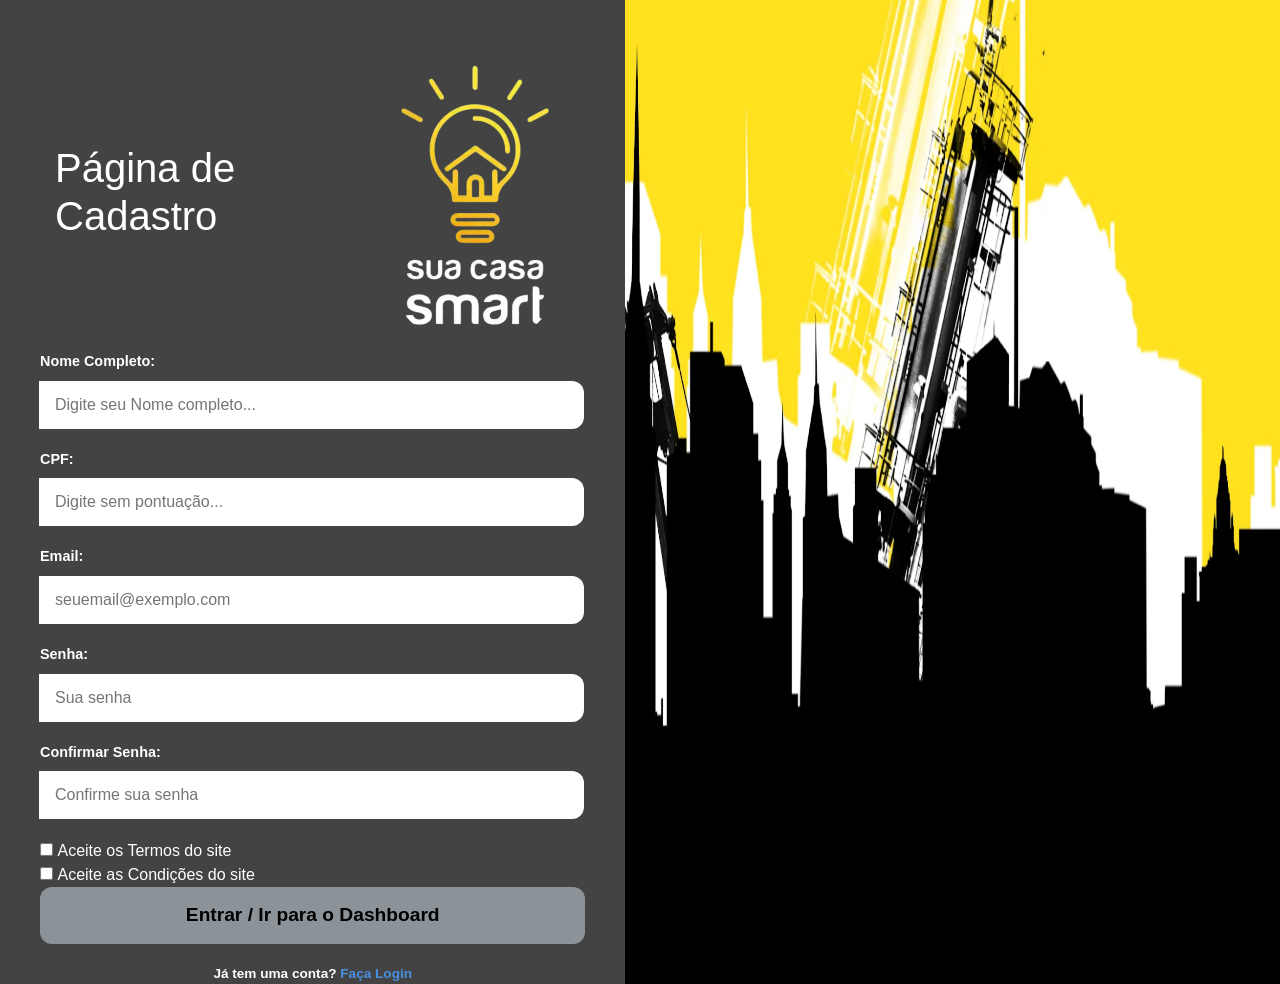
<file: index.html>
<!DOCTYPE html>
<html lang="pt-br">
<head>
    <meta charset="UTF-8">
    <meta name="viewport" content="width=device-width, initial-scale=1.0">
    <title>Smart Control Da Silva</title>
    
    <link href="https://cdn.jsdelivr.net/npm/bootstrap@5.3.0/dist/css/bootstrap.min.css" rel="stylesheet">
    <link rel="stylesheet" href="https://cdn.jsdelivr.net/npm/bootstrap-icons@1.10.5/font/bootstrap-icons.css">
    <link rel="stylesheet" href="assets/css/style.css">
</head>
<body>
    <div class="index-container">

        <div class="index-left">
            <div class="index-header">
                <i class="fa-solid fa-lock lock-icon"></i>
                <h1>Página de Cadastro</h1>
                <img src="assets/images/logo-smart.png" alt="logo" style="border-radius: 50%; max-width: 220px; width: 100%;">
            </div> 

            <div class="index-form">
                <form action="dashboard.html" method="get">
                
                    <div class="input-group">
                        <label for="nome_completo">Nome Completo:</label>
                        <input type="text" name="nome_completo" id="nome_completo" placeholder="Digite seu Nome completo..." required>
                    </div>

                    <div class="input-group">
                        <label for="cpf">CPF:</label>
                        <input type="text" name="cpf" id="cpf" placeholder="Digite sem pontuação..." minlength="11" maxlength="11" required>
                    </div>

                    <div class="input-group">
                        <label for="email">Email:</label>
                        <input type="email" name="email" id="email" placeholder="seuemail@exemplo.com" required>
                    </div>

                    <div class="input-group">
                        <label for="senha">Senha:</label>
                        <input type="password" name="senha" id="senha" placeholder="Sua senha" minlength="8" maxlength="12" required>
                    </div>

                    <div class="input-group">
                        <label for="confirmar_senha">Confirmar Senha:</label>
                        <input type="password" name="confirmar_senha" id="confirmar_senha" placeholder="Confirme sua senha" minlength="8" maxlength="12" required>
                    </div>

                    <div class="checkbox-group">
                        <input type="checkbox" name="termos" id="termos" required>
                        <label for="termos">Aceite os Termos do site</label>
                    </div>

                    <div class="checkbox-group">
                        <input type="checkbox" name="condicoes" id="condicoes" required>
                        <label for="condicoes">Aceite as Condições do site</label>
                    </div>

                    <button type="submit" class="btn-index">Entrar / Ir para o Dashboard</button>

                    <div class="signup-footer">Já tem uma conta?
                        <a href="login.html">Faça Login</a>
                    </div>
                </form>
            </div>
        </div> 

        <div class="index-right">
            <img src="assets/images/unnamed.png" alt="Ilustração" class="bg-image">
        </div> 

    </div>

    <script src="assets/js/cadastro.js"></script>        
</body>
</html>
</file>
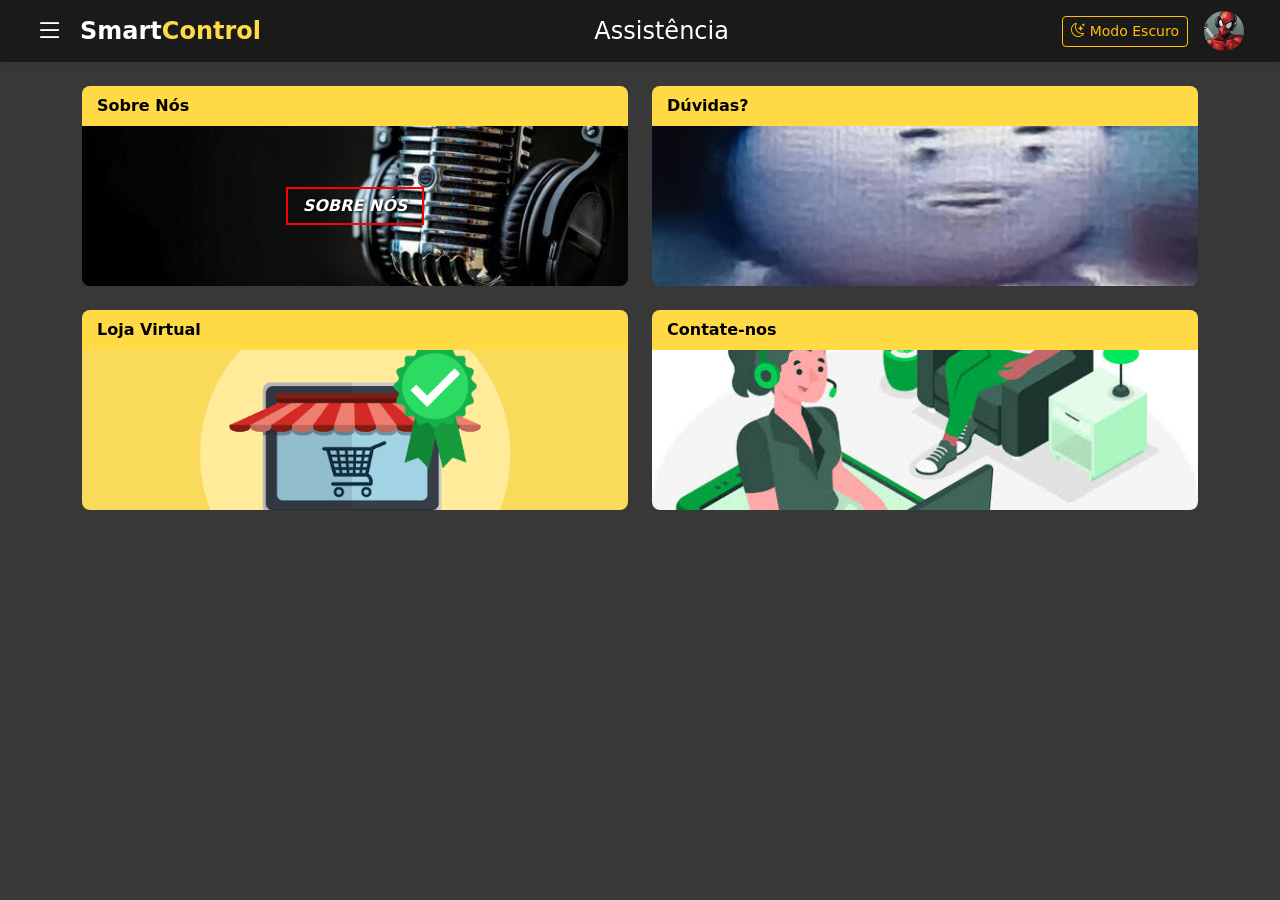
<file: assistencia.html>
<!DOCTYPE html>
<html lang="pt-br">
<head>
    <meta charset="UTF-8">
    <meta name="viewport" content="width=device-width, initial-scale=1.0">
    <title>SmartControl - Assistência</title>
    <link href="https://cdn.jsdelivr.net/npm/bootstrap@5.3.0/dist/css/bootstrap.min.css" rel="stylesheet">
    <link rel="stylesheet" href="https://cdn.jsdelivr.net/npm/bootstrap-icons@1.10.5/font/bootstrap-icons.css">
    <style>
        body { background-color: #383838; }
        .bg-dark-header { background-color: #1a1a1a; }
        .card-yellow-header { background-color: #ffda44; color: #000; font-weight: bold; padding: 8px 15px; border-radius: 8px 8px 0 0; }
        .card-img-body { height: 160px; background-size: cover; background-position: center; border-radius: 0 0 8px 8px; }
        .frame-text { border: 2px solid #ff0000; color: white; font-weight: bold; font-style: italic; padding: 5px 15px; text-shadow: 1px 1px 3px #000; }
    </style>
</head>
<body>

    <nav class="navbar navbar-dark bg-dark-header px-4 shadow-sm">
        <div class="container-fluid d-flex justify-content-between align-items-center">
            <div class="d-flex align-items-center gap-3">
                <button class="btn text-white p-0 fs-3 border-0" type="button" data-bs-toggle="offcanvas" data-bs-target="#menuLateral">
                    <i class="bi bi-list"></i>
                </button>
                <a class="navbar-brand d-flex align-items-center gap-2 m-0" href="#">
                    <span class="fw-bold fs-4"><span class="text-white">Smart</span><span style="color: #ffda44;">Control</span></span>
                </a>
            </div>
            <h1 class="h4 text-white m-0 fw-normal d-none d-md-block">Assistência</h1>
            <div class="d-flex align-items-center gap-3">
                <button type="button" class="btn btn-outline-warning btn-sm gap-2" id="btn-toggle-theme">
                    <i class="bi bi-moon-stars"></i>
                    <span class="d-none d-sm-inline">Modo Escuro</span>
                </button>
                <div class="cursor-pointer" data-bs-toggle="offcanvas" data-bs-target="#menuPerfilUsuario">
                    <img src="assets/images/unnamed 2.jpg" alt="Perfil" class="rounded-circle" style="width: 40px; height: 40px; object-fit: cover;">
                </div>
            </div>
        </div>
    </nav>

    <div class="offcanvas offcanvas-start border-0" tabindex="-1" id="menuLateral" style="background-color: #ffda44; width: 280px;">
        <div class="offcanvas-header bg-dark text-white py-3 px-3">
            <div class="d-flex align-items-center gap-2">
                <button class="btn btn-dark p-1 border-0" type="button" data-bs-dismiss="offcanvas">
                    <i class="bi bi-list fs-3"></i>
                </button>
                <span class="fw-bold fs-4">Smart<span style="color: #ffda44;">Control</span></span>
            </div>
        </div>
        <div class="offcanvas-body p-3 d-flex flex-column gap-3">
            <a href="dashboard.html" class="btn text-start py-2 px-3 rounded-3 d-flex align-items-center gap-3 shadow-sm border-0" style="background-color: #383838; color: #fff;"><i class="bi bi-grid-fill fs-5"></i><span>Início</span></a>
            <a href="dispositivos.html" class="btn text-start py-2 px-3 rounded-3 d-flex align-items-center gap-3 shadow-sm border-0" style="background-color: #383838; color: #fff;"><i class="bi bi-tv fs-5"></i><span>Dispositivos</span></a>
            <a href="perfis.html" class="btn text-start py-2 px-3 rounded-3 d-flex align-items-center gap-3 shadow-sm border-0" style="background-color: #383838; color: #fff;"><i class="bi bi-broadcast fs-5"></i><span>Conexões</span></a>
            <a href="assistencia.html" class="btn text-start py-2 px-3 rounded-3 d-flex align-items-center gap-3 shadow-sm border-0" style="background-color: #383838; color: #fff;"><i class="bi bi-flag fs-5"></i><span>Assistência</span></a>
            <a href="cenas.html" class="btn text-start py-2 px-3 rounded-3 d-flex align-items-center gap-3 shadow-sm border-0" style="background-color: #383838; color: #fff;"><i class="bi bi-play-triangle fs-5"></i><span>Cenas</span></a>
        </div>
    </div>

    <div class="offcanvas offcanvas-end text-white border-0 shadow" tabindex="-1" id="menuPerfilUsuario" style="background-color: #383838; width: 230px;">
        <div class="offcanvas-body p-3">
            <div class="mb-4">
                <small class="text-white-50 d-block">Bem vindo(a),</small>
                <strong class="d-block text-white">PiorAinda</strong>
            </div>
            <div class="d-flex flex-column gap-3">
                <a href="perfil.usuario.html" class="text-decoration-none text-white d-flex align-items-center gap-3"><i class="bi bi-person fs-5" style="color: #ffda44;"></i>Perfil</a>
                <a href="configuracoes.html" class="text-decoration-none text-white d-flex align-items-center gap-3"><i class="bi bi-gear fs-5" style="color: #ffda44;"></i>Configurações</a>
                <a href="login.html" class="text-decoration-none text-white d-flex align-items-center gap-3"><i class="bi bi-box-arrow-right fs-5" style="color: #ffda44;"></i>Log Out</a>
            </div>
        </div>
    </div>

    <div class="container my-4">
        <div class="row g-4">
            <div class="col-md-6">
                <a href="#" class="text-decoration-none" data-bs-toggle="modal" data-bs-target="#modalSobreNos">
                    <div class="card border-0 bg-transparent">
                        <div class="card-yellow-header">Sobre Nós</div>
                        <div class="card-img-body d-flex align-items-center justify-content-center" style="background-image: url('assets/images/sobrenos.jpg');">
                            <span class="frame-text">SOBRE NÓS</span>
                        </div>
                    </div>
                </a>
            </div>
            <div class="col-md-6">
                <a href="#" class="text-decoration-none" data-bs-toggle="modal" data-bs-target="#modalFaq">
                    <div class="card border-0 bg-transparent">
                        <div class="card-yellow-header">Dúvidas?</div>
                        <div class="card-img-body" style="background-image: url('assets/images/unnamed\ .boliche.jpg');"></div>
                    </div>
                </a>
            </div>
            <div class="col-md-6">
                <a href="#" class="text-decoration-none" data-bs-toggle="modal" data-bs-target="#modalLoja">
                    <div class="card border-0 bg-transparent">
                        <div class="card-yellow-header">Loja Virtual</div>
                        <div class="card-img-body" style="background-image: url('assets/images/images\ .loja.png');"></div>
                    </div>
                </a>
            </div>
            <div class="col-md-6">
                <a href="#" class="text-decoration-none" data-bs-toggle="modal" data-bs-target="#modalContato">
                    <div class="card border-0 bg-transparent">
                        <div class="card-yellow-header">Contate-nos</div>
                        <div class="card-img-body" style="background-image: url('assets/images/images.zapzap.jpg');"></div>
                    </div>
                </a>
            </div>
        </div>
    </div>

    <div class="modal fade" id="modalSobreNos" tabindex="-1" aria-hidden="true">
        <div class="modal-dialog modal-dialog-centered">
            <div class="modal-content bg-dark text-white border-warning">
                <div class="modal-header border-secondary">
                    <h5 class="modal-title text-warning">Sobre Nós</h5>
                    <button type="button" class="btn-close btn-close-white" data-bs-dismiss="modal"></button>
                </div>
                <div class="modal-body">
                    <p>O SmartControl é a sua plataforma centralizada para controle de automação e dispositivos inteligentes de forma prática e acessível.</p>
                </div>
            </div>
        </div>
    </div>

    <div class="modal fade" id="modalFaq" tabindex="-1" aria-hidden="true">
        <div class="modal-dialog modal-dialog-centered">
            <div class="modal-content bg-dark text-white border-warning">
                <div class="modal-header border-secondary">
                    <h5 class="modal-title text-warning">Perguntas Frequentes</h5>
                    <button type="button" class="btn-close btn-close-white" data-bs-dismiss="modal"></button>
                </div>
                <div class="modal-body">
                    <p><strong>Como conectar um novo dispositivo?</strong><br>Acesse o menu Dispositivos e clique em 'Adicionar'.</p>
                    <p><strong>Como alternar entre perfis?</strong><br>Acesse o menu lateral direito para gerenciar seus dados.</p>
                </div>
            </div>
        </div>
    </div>

    <div class="modal fade" id="modalLoja" tabindex="-1" aria-hidden="true">
        <div class="modal-dialog modal-dialog-centered">
            <div class="modal-content bg-dark text-white border-warning">
                <div class="modal-header border-secondary">
                    <h5 class="modal-title text-warning">Loja Virtual</h5>
                    <button type="button" class="btn-close btn-close-white" data-bs-dismiss="modal"></button>
                </div>
                <div class="modal-body">
                    <p>Visite nossa loja parceira para adquirir novos sensores, lâmpadas inteligentes e interruptores compatíveis.</p>
                </div>
            </div>
        </div>
    </div>

    <div class="modal fade" id="modalContato" tabindex="-1" aria-hidden="true">
        <div class="modal-dialog modal-dialog-centered">
            <div class="modal-content bg-dark text-white border-warning">
                <div class="modal-header border-secondary">
                    <h5 class="modal-title text-warning">Contate-nos</h5>
                    <button type="button" class="btn-close btn-close-white" data-bs-dismiss="modal"></button>
                </div>
                <div class="modal-body">
                    <p>Email: suporte@smartcontrol.com</p>
                    <p>Telefone: (11) 99999-9999</p>
                </div>
            </div>
        </div>
    </div>

    <script src="https://cdn.jsdelivr.net/npm/bootstrap@5.3.0/dist/js/bootstrap.bundle.min.js"></script>
</body>
</html>
</file>
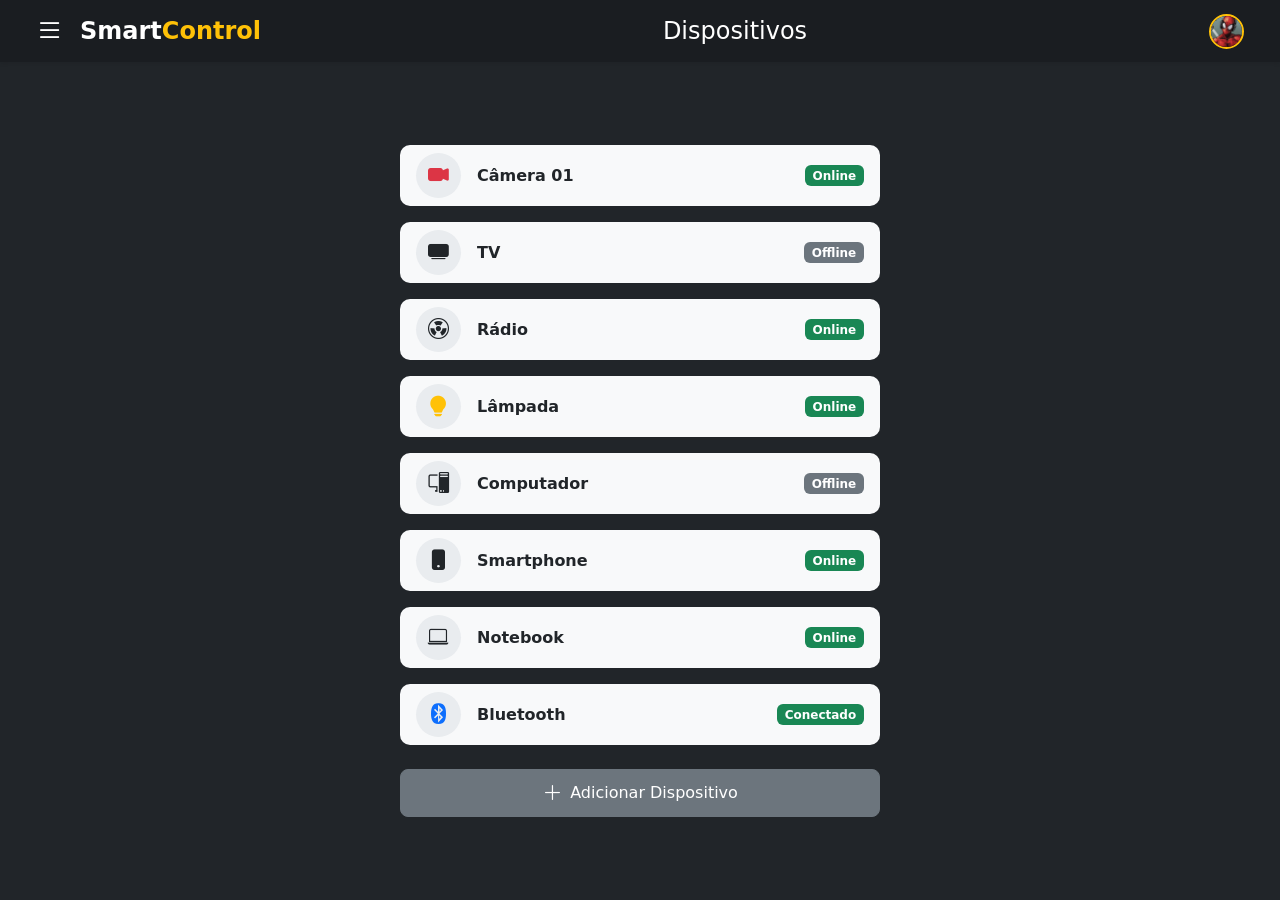
<file: dispositivos.html>
<!DOCTYPE html>
<html lang="pt-br">
<head>
    <meta charset="UTF-8">
    <meta name="viewport" content="width=device-width, initial-scale=1.0">
    <title>SmartControl - Dispositivos</title>
    
    <link href="https://cdn.jsdelivr.net/npm/bootstrap@5.3.0/dist/css/bootstrap.min.css" rel="stylesheet">
    <link rel="stylesheet" href="https://cdn.jsdelivr.net/npm/bootstrap-icons@1.10.5/font/bootstrap-icons.css">

    <style>
        .bg-dark-header { background-color: #1a1d21; }
        .text-gold { color: #ffc107; }
        .texto-white { color: #ffffff; }
        .cursor-pointer { cursor: pointer; }

        .offcanvas-amarelo {
            background-color: #f7d038 !important;
            color: #000 !important;
        }

        .btn-menu-navegacao {
            background-color: #3b3b3b;
            color: #ffffff;
            border-radius: 12px;
            padding: 12px 16px;
            font-weight: 500;
            text-align: left;
            transition: background-color 0.2s;
            border: none;
        }

        .btn-menu-navegacao:hover {
            background-color: #262626;
            color: #ffffff;
        }

        .menu-perfil-card {
            background-color: #3b3b3b;
            border-radius: 16px;
            color: #ffffff;
            padding: 20px;
            width: 250px;
            border: none;
        }

        .menu-perfil-card .btn-perfil-opcao {
            color: #ffffff;
            display: flex;
            align-items: center;
            gap: 12px;
            padding: 8px 0;
            text-decoration: none;
            font-weight: 500;
        }

        .menu-perfil-card .btn-perfil-opcao i {
            color: #f7d038;
            font-size: 1.2rem;
        }

        .avatar-perfil {
            width: 35px;
            height: 35px;
            border-radius: 50%;
            object-fit: cover;
            border: 2px solid #ffc107;
        }

        .card-linha {
            background-color: #f8f9fa;
            border-radius: 10px;
            transition: transform 0.2s, box-shadow 0.2s;
            cursor: pointer;
            text-decoration: none;
            color: inherit;
        }

        .card-linha:hover {
            transform: translateY(-3px);
            box-shadow: 0 4px 8px rgba(255,255,255,0.1);
            background-color: #ffffff;
            color: inherit;
        }

        .icone-dispositivo {
            width: 45px;
            height: 45px;
            border-radius: 50%;
            background-color: #e9ecef;
            display: flex;
            align-items: center;
            justify-content: center;
            font-size: 1.3rem;
            color: #212529;
        }

        .texto-nome { color: #212529; }
    </style>
</head>
<body class="bg-dark d-flex flex-column min-vh-100">

    <nav class="navbar navbar-dark bg-dark-header px-4 shadow-sm">
        <div class="container-fluid d-flex justify-content-between align-items-center">
            
            <div class="d-flex align-items-center gap-3">
                <button class="btn text-white p-0 fs-3 border-0" type="button" data-bs-toggle="offcanvas" data-bs-target="#menuNavegacao">
                    <i class="bi bi-list"></i>
                </button>
                <a class="navbar-brand d-flex align-items-center gap-2 m-0 cursor-pointer">
                    <span class="fw-bold fs-4"><span class="texto-white">Smart</span><span class="text-gold">Control</span></span>
                </a>
            </div>

            <h1 class="h4 m-0 fw-normal d-none d-md-block texto-white">Dispositivos</h1>

            <div class="dropdown">
                <div class="cursor-pointer" data-bs-toggle="dropdown" aria-expanded="false">
                    <img src="assets/images/unnamed 2.jpg" alt="Foto de Perfil" class="avatar-perfil">
                </div>

                <div class="dropdown-menu dropdown-menu-end menu-perfil-card shadow mt-2">
                    <p class="mb-3 fw-normal small">Bem vindo(a),<br><strong class="fs-6">PiorAinda</strong></p>
                    <a href="perfil.usuario.html" class="btn-perfil-opcao"><i class="bi bi-person"></i> Perfil</a>
                    <a href="configuracoes.html" class="btn-perfil-opcao"><i class="bi bi-gear"></i> Configurações</a>
                    <a href="login.html" class="btn-perfil-opcao"><i class="bi bi-box-arrow-right"></i> Log Out</a>
                </div>
            </div>

        </div>
    </nav>

    <div class="offcanvas offcanvas-start offcanvas-amarelo" tabindex="-1" id="menuNavegacao" style="width: 280px;">
        <div class="offcanvas-header bg-dark text-white p-3">
            <h5 class="offcanvas-title fw-bold fs-4 m-0"><span class="texto-white">Smart</span><span class="text-gold">Control</span></h5>
            <button type="button" class="btn-close btn-close-white" data-bs-dismiss="offcanvas"></button>
        </div>
        
        <div class="offcanvas-body d-flex flex-column gap-3 p-4">
            <a href="dashboard.html" class="btn-menu-navegacao text-decoration-none d-flex align-items-center gap-3">
                <i class="bi bi-grid-fill fs-5"></i> Início
            </a>
            <a href="dispositivos.html" class="btn-menu-navegacao text-decoration-none d-flex align-items-center gap-3">
                <i class="bi bi-display fs-5"></i> Dispositivos
            </a>
            <a href="perfis.html" class="btn-menu-navegacao text-decoration-none d-flex align-items-center gap-3">
                <i class="bi bi-broadcast fs-5"></i> Conexões
            </a>
            <a href="assistencia.html" class="btn-menu-navegacao text-decoration-none d-flex align-items-center gap-3">
                <i class="bi bi-flag fs-5"></i> Assistência
            </a>
            <a href="cenas.html" class="btn-menu-navegacao text-decoration-none d-flex align-items-center gap-3">
                <i class="bi bi-play-circle fs-5"></i> Cenas
                
            </a>
        </div>
    </div>

    <main class="container flex-grow-1 d-flex align-items-center justify-content-center my-4">
        <div class="lista-dispositivos-vertical d-flex flex-column gap-3 w-100" style="max-width: 480px;">
            
            <a href="camera.html" class="card-linha d-flex align-items-center justify-content-between p-2 px-3">
                <div class="d-flex align-items-center gap-3">
                    <div class="icone-dispositivo"><i class="bi bi-camera-video-fill text-danger"></i></div>
                    <span class="fw-bold texto-nome">Câmera 01</span>
                </div>
                <span class="badge bg-success">Online</span>
            </a>

            <div class="card-linha d-flex align-items-center justify-content-between p-2 px-3">
                <div class="d-flex align-items-center gap-3">
                    <div class="icone-dispositivo"><i class="bi bi-tv-fill"></i></div>
                    <span class="fw-bold texto-nome">TV</span>
                </div>
                <span class="badge bg-secondary">Offline</span>
            </div>

            <div class="card-linha d-flex align-items-center justify-content-between p-2 px-3">
                <div class="d-flex align-items-center gap-3">
                    <div class="icone-dispositivo"><i class="bi bi-radioactive"></i></div>
                    <span class="fw-bold texto-nome">Rádio</span>
                </div>
                <span class="badge bg-success">Online</span>
            </div>

            <div class="card-linha d-flex align-items-center justify-content-between p-2 px-3">
                <div class="d-flex align-items-center gap-3">
                    <div class="icone-dispositivo"><i class="bi bi-lightbulb-fill text-warning"></i></div>
                    <span class="fw-bold texto-nome">Lâmpada</span>
                </div>
                <span class="badge bg-success">Online</span>
            </div>

            <div class="card-linha d-flex align-items-center justify-content-between p-2 px-3">
                <div class="d-flex align-items-center gap-3">
                    <div class="icone-dispositivo"><i class="bi bi-pc-display"></i></div>
                    <span class="fw-bold texto-nome">Computador</span>
                </div>
                <span class="badge bg-secondary">Offline</span>
            </div>

            <div class="card-linha d-flex align-items-center justify-content-between p-2 px-3">
                <div class="d-flex align-items-center gap-3">
                    <div class="icone-dispositivo"><i class="bi bi-phone-fill"></i></div>
                    <span class="fw-bold texto-nome">Smartphone</span>
                </div>
                <span class="badge bg-success">Online</span>
            </div>

            <div class="card-linha d-flex align-items-center justify-content-between p-2 px-3">
                <div class="d-flex align-items-center gap-3">
                    <div class="icone-dispositivo"><i class="bi bi-laptop"></i></div>
                    <span class="fw-bold texto-nome">Notebook</span>
                </div>
                <span class="badge bg-success">Online</span>
            </div>

            <div class="card-linha d-flex align-items-center justify-content-between p-2 px-3">
                <div class="d-flex align-items-center gap-3">
                    <div class="icone-dispositivo"><i class="bi bi-bluetooth text-primary"></i></div>
                    <span class="fw-bold texto-nome">Bluetooth</span>
                </div>
                <span class="badge bg-success">Conectado</span>
            </div>

            <button class="btn btn-secondary py-2 mt-2 w-100 d-flex align-items-center justify-content-center gap-2 rounded-3" type="button">
                <i class="bi bi-plus-lg fs-5"></i> Adicionar Dispositivo
            </button>

        </div>
    </main>

    <script src="https://cdn.jsdelivr.net/npm/bootstrap@5.3.0/dist/js/bootstrap.bundle.min.js"></script>
</body>
</html>
</file>
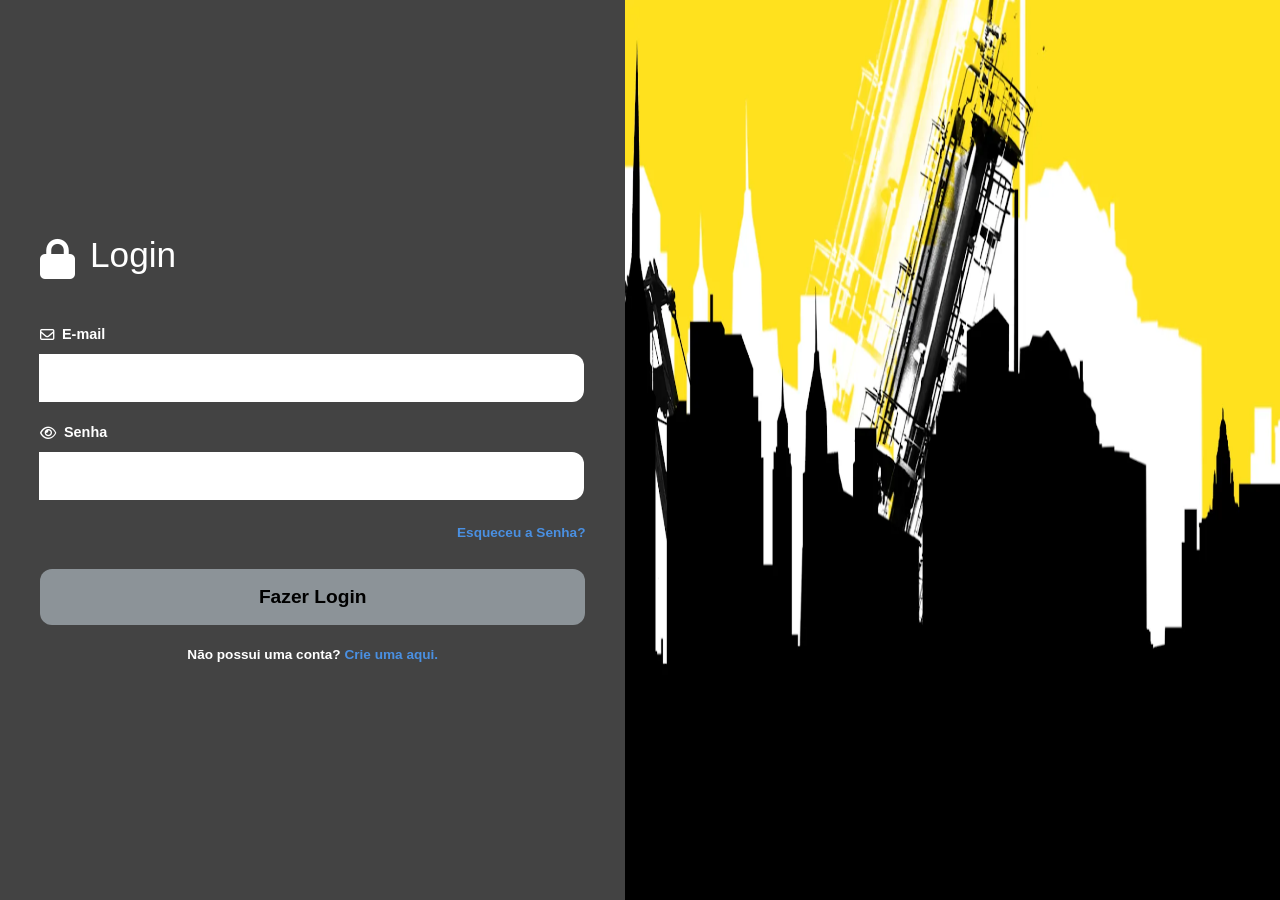
<file: Login.html>
<!DOCTYPE html>
<html lang="pt-BR">
<head>
    <meta charset="UTF-8">
    <meta name="viewport" content="width=device-width, initial-scale=1.0">
    <title>SmartControl - Dashboard</title>

    <link href="https://cdn.jsdelivr.net/npm/bootstrap@5.3.0/dist/css/bootstrap.min.css" rel="stylesheet">
    <link rel="stylesheet" href="https://cdn.jsdelivr.net/npm/bootstrap-icons@1.10.5/font/bootstrap-icons.css">
    <link rel="stylesheet" href="https://cdnjs.cloudflare.com/ajax/libs/font-awesome/6.4.0/css/all.min.css">
    <link rel="stylesheet" href="assets/css/login.css">

    <style>
        .btn-login.ativo {
            background-color: #ffc107 !important;
            color: #000000 !important;
            border-color: #ffc107 !important;
        }
    </style>
</head>
<body>
  <div class="login-container">
    
    <div class="login-left">
      <div class="login-header">
        <i class="fa-solid fa-lock lock-icon"></i>
        <h1>Login</h1>
      </div>

      <form action="dashboard.html" method="get" class="login-form">
        <div class="input-group">
          <label><i class="fa-regular fa-envelope"></i> E-mail</label>
          <input type="email" name="email" id="email" required>
        </div>

        <div class="input-group">
          <label><i class="fa-regular fa-eye"></i> Senha</label>
          <input type="password" name="senha" id="senha" minlength="8" maxlength="12" required>
        </div>

        <div class="forgot-password">
          <a href="senha.html">Esqueceu a Senha?</a>
        </div>

        <button type="submit" class="btn-login" id="btnLogin">Fazer Login</button>

        <div class="signup-footer">
          Não possui uma conta? <a href="index.html">Crie uma aqui.</a>
        </div>
      </form>
    </div>

    <div class="login-right">
      <img src="assets/images/unnamed.png" alt="Ilustração" class="bg-image">
    </div>
  </div>

  <script>
    const emailInput = document.getElementById('email');
    const senhaInput = document.getElementById('senha');
    const btnLogin = document.getElementById('btnLogin');

    function verificarCampos() {
        if (emailInput.value.trim() !== '' && senhaInput.value.trim() !== '') {
            btnLogin.classList.add('ativo');
        } else {
            btnLogin.classList.remove('ativo');
        }
    }

    emailInput.addEventListener('input', verificarCampos);
    senhaInput.addEventListener('input', verificarCampos);
  </script>
  <script src="assets/js/login.js"></script>
</body>
</html>
</file>
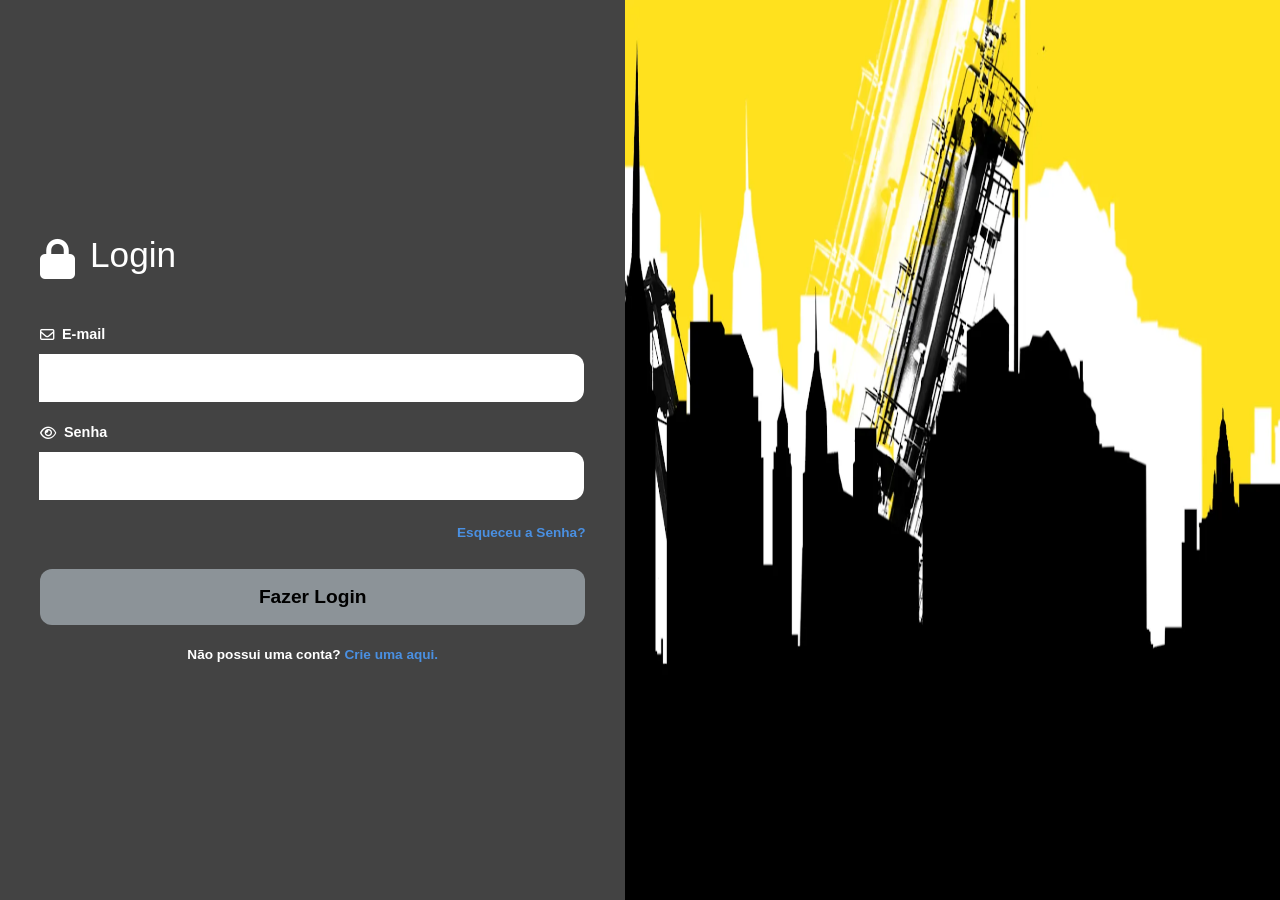
<file: login.html>
<!DOCTYPE html>
<html lang="pt-BR">
<head>
    <meta charset="UTF-8">
    <meta name="viewport" content="width=device-width, initial-scale=1.0">
    <title>SmartControl - Dashboard</title>

    <link href="https://cdn.jsdelivr.net/npm/bootstrap@5.3.0/dist/css/bootstrap.min.css" rel="stylesheet">
    <link rel="stylesheet" href="https://cdn.jsdelivr.net/npm/bootstrap-icons@1.10.5/font/bootstrap-icons.css">
    <link rel="stylesheet" href="https://cdnjs.cloudflare.com/ajax/libs/font-awesome/6.4.0/css/all.min.css">
    <link rel="stylesheet" href="assets/css/login.css">

    <style>
        .btn-login.ativo {
            background-color: #ffc107 !important;
            color: #000000 !important;
            border-color: #ffc107 !important;
        }
    </style>
</head>
<body>
  <div class="login-container">
    
    <div class="login-left">
      <div class="login-header">
        <i class="fa-solid fa-lock lock-icon"></i>
        <h1>Login</h1>
      </div>

      <form action="dashboard.html" method="get" class="login-form">
        <div class="input-group">
          <label><i class="fa-regular fa-envelope"></i> E-mail</label>
          <input type="email" name="email" id="email" required>
        </div>

        <div class="input-group">
          <label><i class="fa-regular fa-eye"></i> Senha</label>
          <input type="password" name="senha" id="senha" minlength="8" maxlength="12" required>
        </div>

        <div class="forgot-password">
          <a href="senha.html">Esqueceu a Senha?</a>
        </div>

        <button type="submit" class="btn-login" id="btnLogin">Fazer Login</button>

        <div class="signup-footer">
          Não possui uma conta? <a href="index.html">Crie uma aqui.</a>
        </div>
      </form>
    </div>

    <div class="login-right">
      <img src="assets/images/unnamed.png" alt="Ilustração" class="bg-image">
    </div>
  </div>

  <script>
    const emailInput = document.getElementById('email');
    const senhaInput = document.getElementById('senha');
    const btnLogin = document.getElementById('btnLogin');

    function verificarCampos() {
        if (emailInput.value.trim() !== '' && senhaInput.value.trim() !== '') {
            btnLogin.classList.add('ativo');
        } else {
            btnLogin.classList.remove('ativo');
        }
    }

    emailInput.addEventListener('input', verificarCampos);
    senhaInput.addEventListener('input', verificarCampos);
  </script>
  <script src="assets/js/login.js"></script>
</body>
</html>
</file>
<file: assets/css/style.css>
* {
    margin: 0;
    padding: 0;
    box-sizing: border-box;
    font-family: 'Segoe UI', Tahoma, Geneva, Verdana, sans-serif;
}

.body, html {
    width: 100%;
    height: 100%;
    overflow-x: hidden;
}

.index-container {
    display: flex;
    width: 100vw;
    min-height: 100vh;
}


.index-left {
    flex: 1; 
    background-color: #434343;
    color: #ffffff;
    display: flex;
    flex-direction: column;
    justify-content: center;
    padding: 0 40px;
    max-width: 870px;
}

.index-header {
    display: flex;
    align-items: center;
    gap: 15px;
    margin-top: 40px;
}

.index-header.lock-icon {
      font-size: 2.5rem;
      color: #ffffff;
}

.index-header {
     font-size: 2.2rem;
     font-weight: 400;
}

.index-form {
    display: flex;
    flex-direction: column;
}

.input-group {
    display: flex;
    flex-direction: column;
    margin-bottom: 20px;
}

.input-group label {
    font-size: 0.9rem;
    font-weight: 600;
    margin-bottom: 8px;
    display: flex;
    align-items: center;
    gap: 8px;
}

.input-group input {
    width: 100%;
    padding: 12px 16px;
    border-radius: 12px;
    border: none;
    font-size: 1rem;
    outline: none;
    background-color: #ffffff;
}


.forgot-password {
    text-align: right;
    margin-bottom: 25px;
}

.forgot-password a {
    color: #4a90e2;
    font-size: 0.85rem;
    font-weight: bold;
    text-decoration: none;
}


.btn-index {
    width: 100%;
    padding: 14px;
    border-radius: 12px;
    border: none;
    background-color: #8c9398;
    color: #000000;
    font-size: 1.2rem;
    font-weight: 600;
    cursor: pointer;
    transition: background-color 0.2s;
    margin-bottom: 20px;
}

.btn-index:hover {
    background-color: #a0a7ac;
}


.signup-footer {
    text-align: center;
    font-size: 0.85rem;
    font-weight: bold;
}

.signup-footer a {
    color: #4a90e2;
    text-decoration: none;
}

.signup-footer a:hover,
.forgot-password a:hover {
    text-decoration: underline;
}

.index-right {
    flex: 1.2;  
    background-color: #fbd300; 
    overflow: hidden;
    position: relative;
    display: flex;
    align-items: center;
    justify-content: center;
}

.bg-image {
    width: 100%;
    height: 100%;
    object-fit: co;
    object-position: center ;
}

@media (max-width: 768px) {
    .index-container {
        flex-direction: column;
    }

    .index-left {
        flex: 1;
        width: 100%;
        padding: 40px 20px;
    }

    .index-right {
        display: none;
    }
}
</file>
<file: assets/css/login.css>
* {
    margin: 0;
    padding: 0;
    box-sizing: border-box;
    font-family: 'Segoe UI', Tahoma, Geneva, Verdana, sans-serif;
}

.body, html {
    width: 100%;
    height: 100%;
    overflow-x: hidden;
}

.login-container {
    display: flex;
    width: 100vw;
    min-height: 100vh;
}


.login-left {
    flex: 1; 
    background-color: #434343;
    color: #ffffff;
    display: flex;
    flex-direction: column;
    justify-content: center;
    padding: 0 40px;
    max-width: 870px;
}


.login-header {
    display: flex;
    align-items: center;
    gap: 15px;
    margin-bottom: 40px;
}

.login-header .lock-icon {
    font-size: 2.5rem;
    color: #ffffff;
}

.login-header h1 {
    font-size: 2.2rem;
    font-weight: 400;
}

.login-form {
    display: flex;
    flex-direction: column;
}

.input-group {
    display: flex;
    flex-direction: column;
    margin-bottom: 20px;
}

.input-group label {
    font-size: 0.9rem;
    font-weight: 600;
    margin-bottom: 8px;
    display: flex;
    align-items: center;
    gap: 8px;
}

.input-group input {
    width: 100%;
    padding: 12px 16px;
    border-radius: 12px;
    border: none;
    font-size: 1rem;
    outline: none;
    background-color: #ffffff;
}


.forgot-password {
    text-align: right;
    margin-bottom: 25px;
}

.forgot-password a {
    color: #4a90e2;
    font-size: 0.85rem;
    font-weight: bold;
    text-decoration: none;
}


.btn-login {
    width: 100%;
    padding: 14px;
    border-radius: 12px;
    border: none;
    background-color: #8c9398;
    color: #000000;
    font-size: 1.2rem;
    font-weight: 600;
    cursor: pointer;
    transition: background-color 0.2s;
    margin-bottom: 20px;
}

.btn-login:hover {
    background-color: #a0a7ac;
}


.signup-footer {
    text-align: center;
    font-size: 0.85rem;
    font-weight: bold;
}

.signup-footer a {
    color: #4a90e2;
    text-decoration: none;
}

.signup-footer a:hover,
.forgot-password a:hover {
    text-decoration: underline;
}

.login-right {
    flex: 1.2;  
    background-color: #fbd300; 
    overflow: hidden;
    position: relative;
    display: flex;
    align-items: center;
    justify-content: center;
}

.bg-image {
    width: 100%;
    height: 100%;
    object-fit: co;
    object-position: center ;
}

@media (max-width: 768px) {
    .login-container {
        flex-direction: column;
    }

    .login-left {
        flex: 1;
        width: 100%;
        padding: 40px 20px;
    }

    .login-right {
        display: none;
    }
}

.form-control,
.form-select {
    min-height: 48px !important;
    padding: 0.75rem 1rem !important;
    font-size: 1rem !important;
    line-height: 1.5 !important;
    box-sizing: border-box !important;
    display: block !important;
    width: 100% !important;
}
</file>
